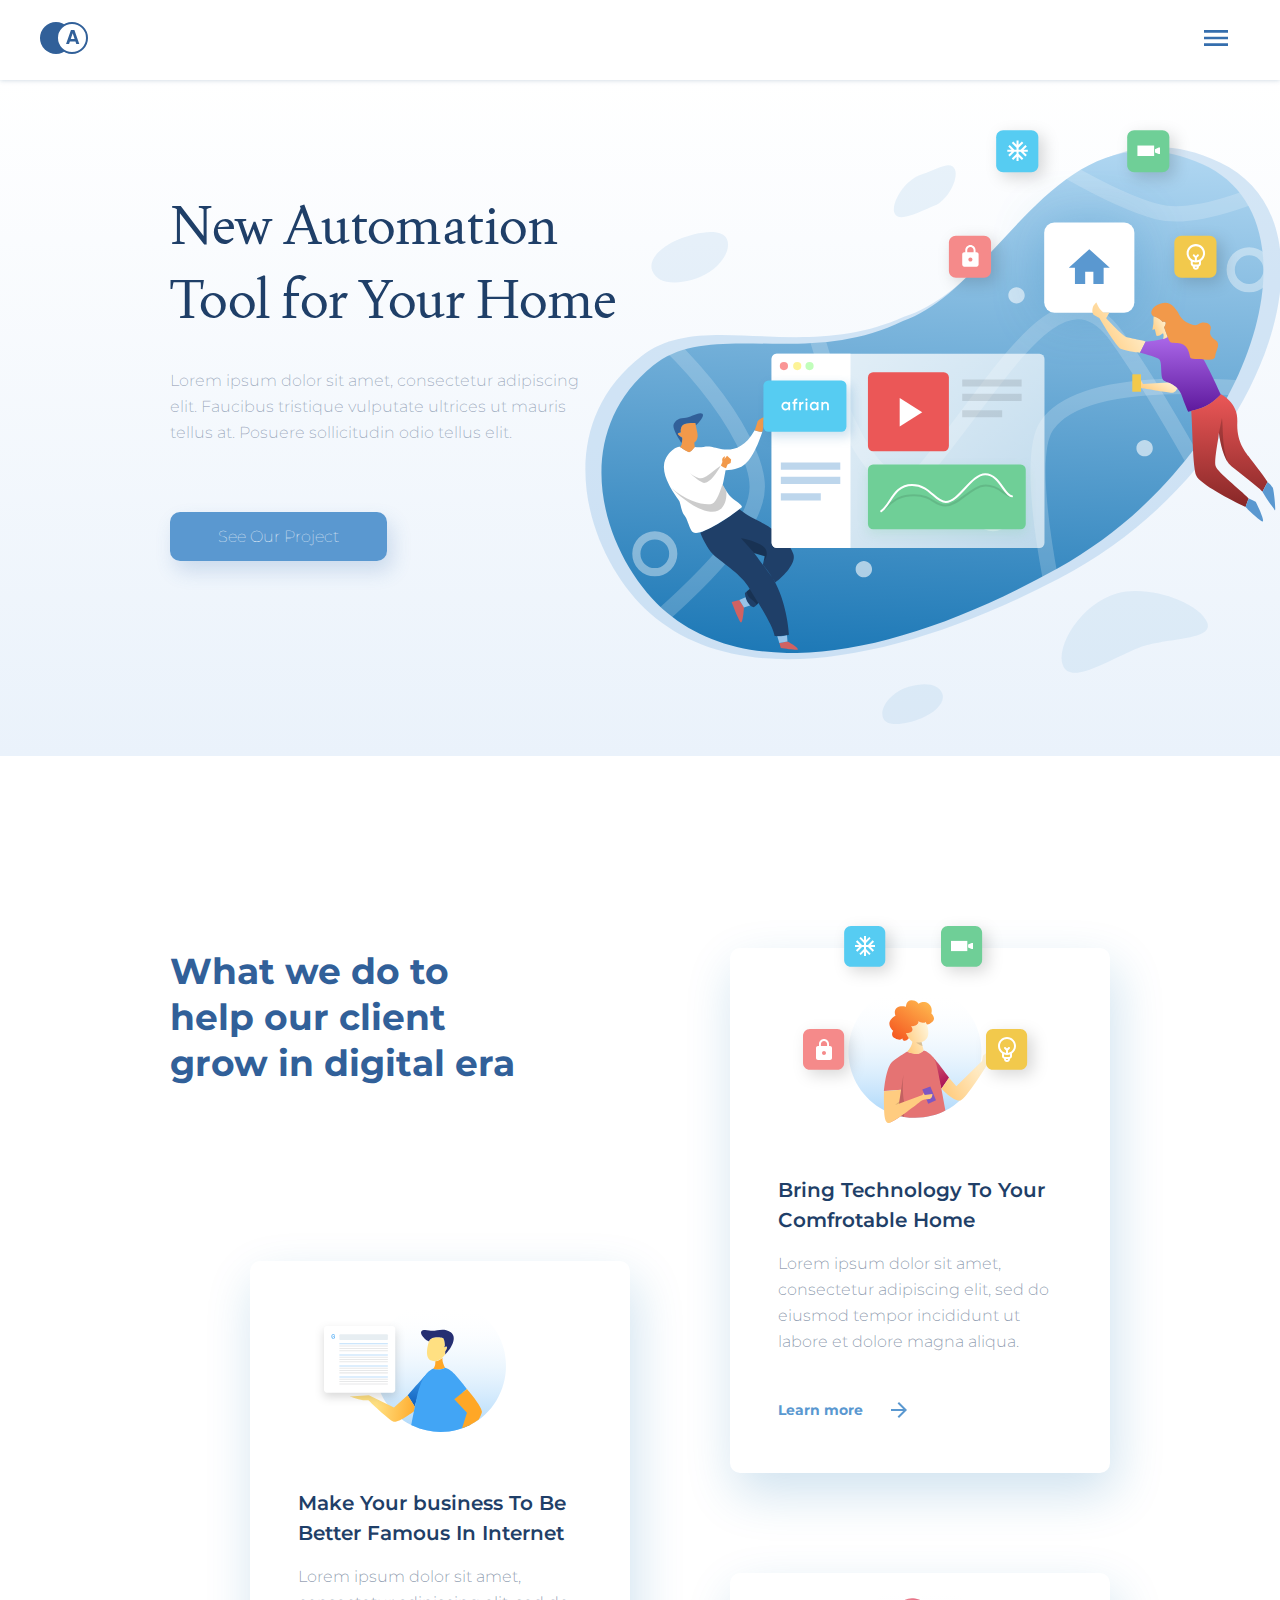
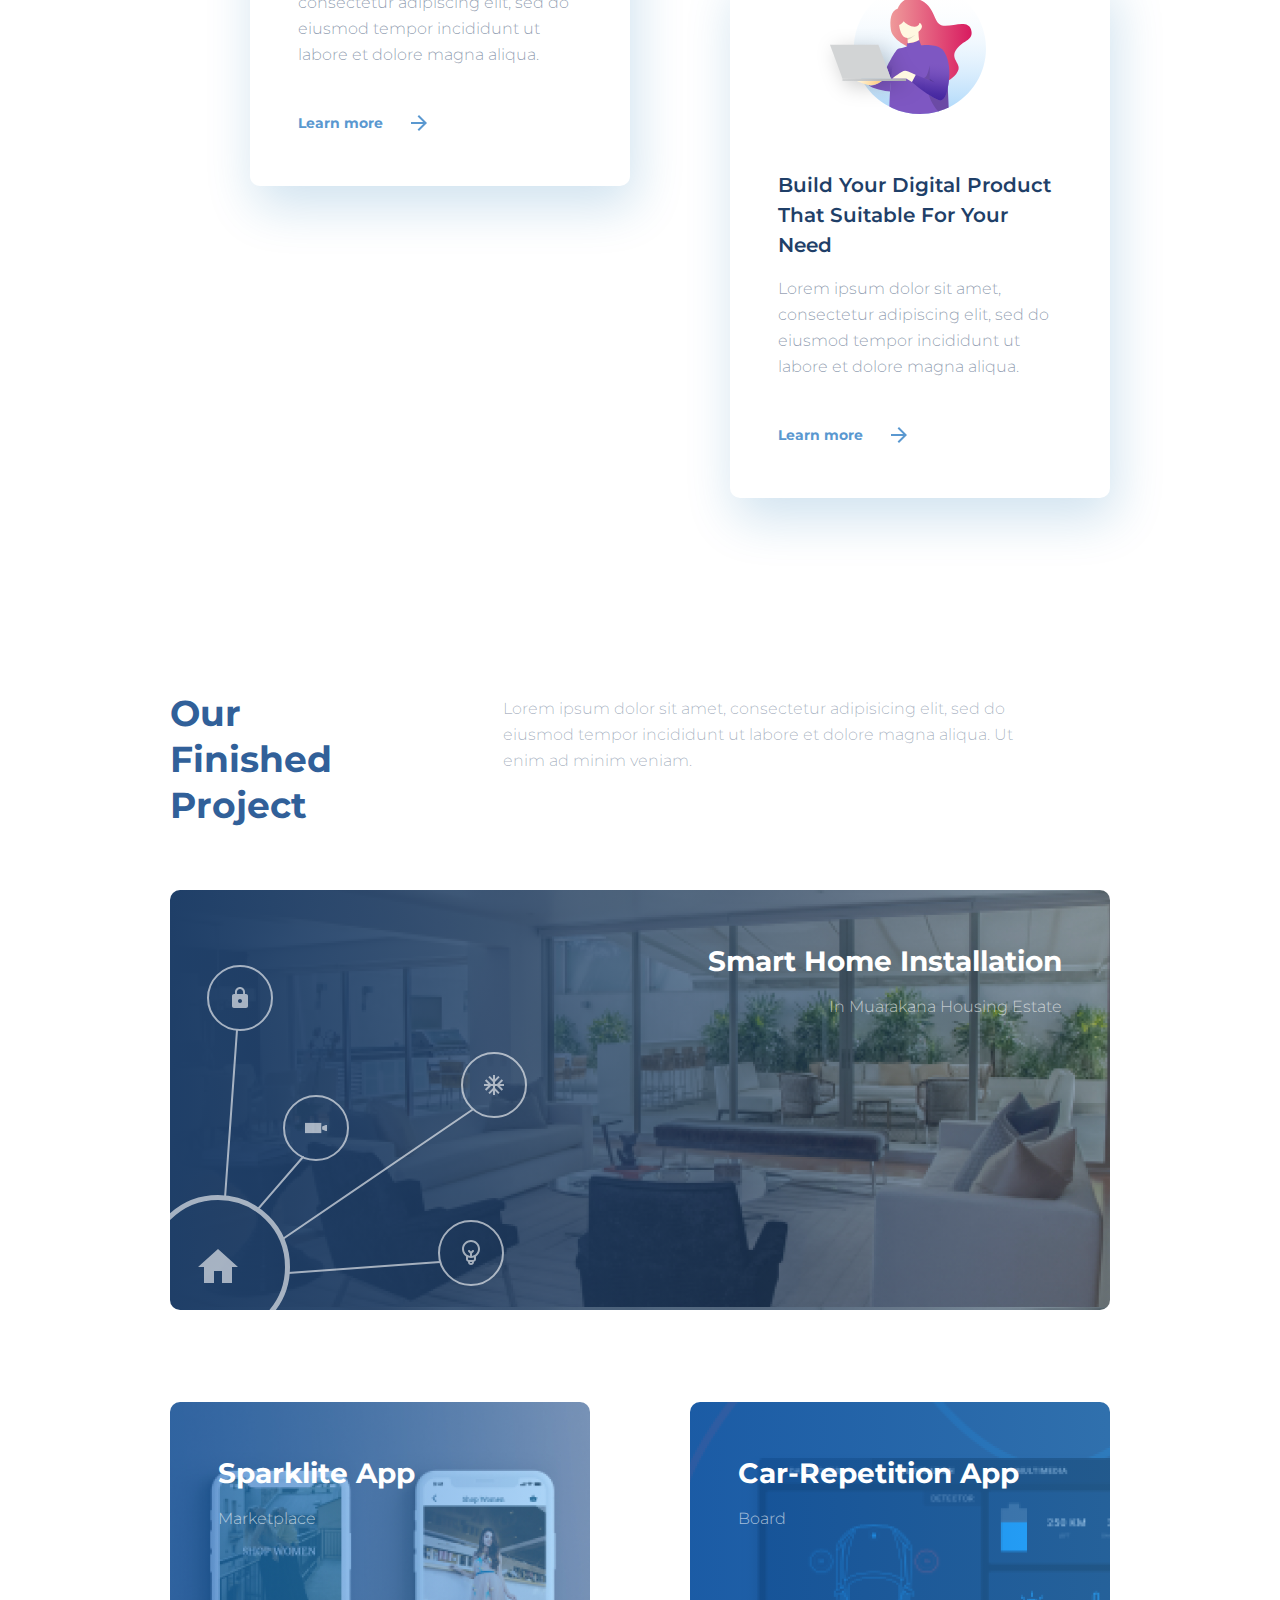
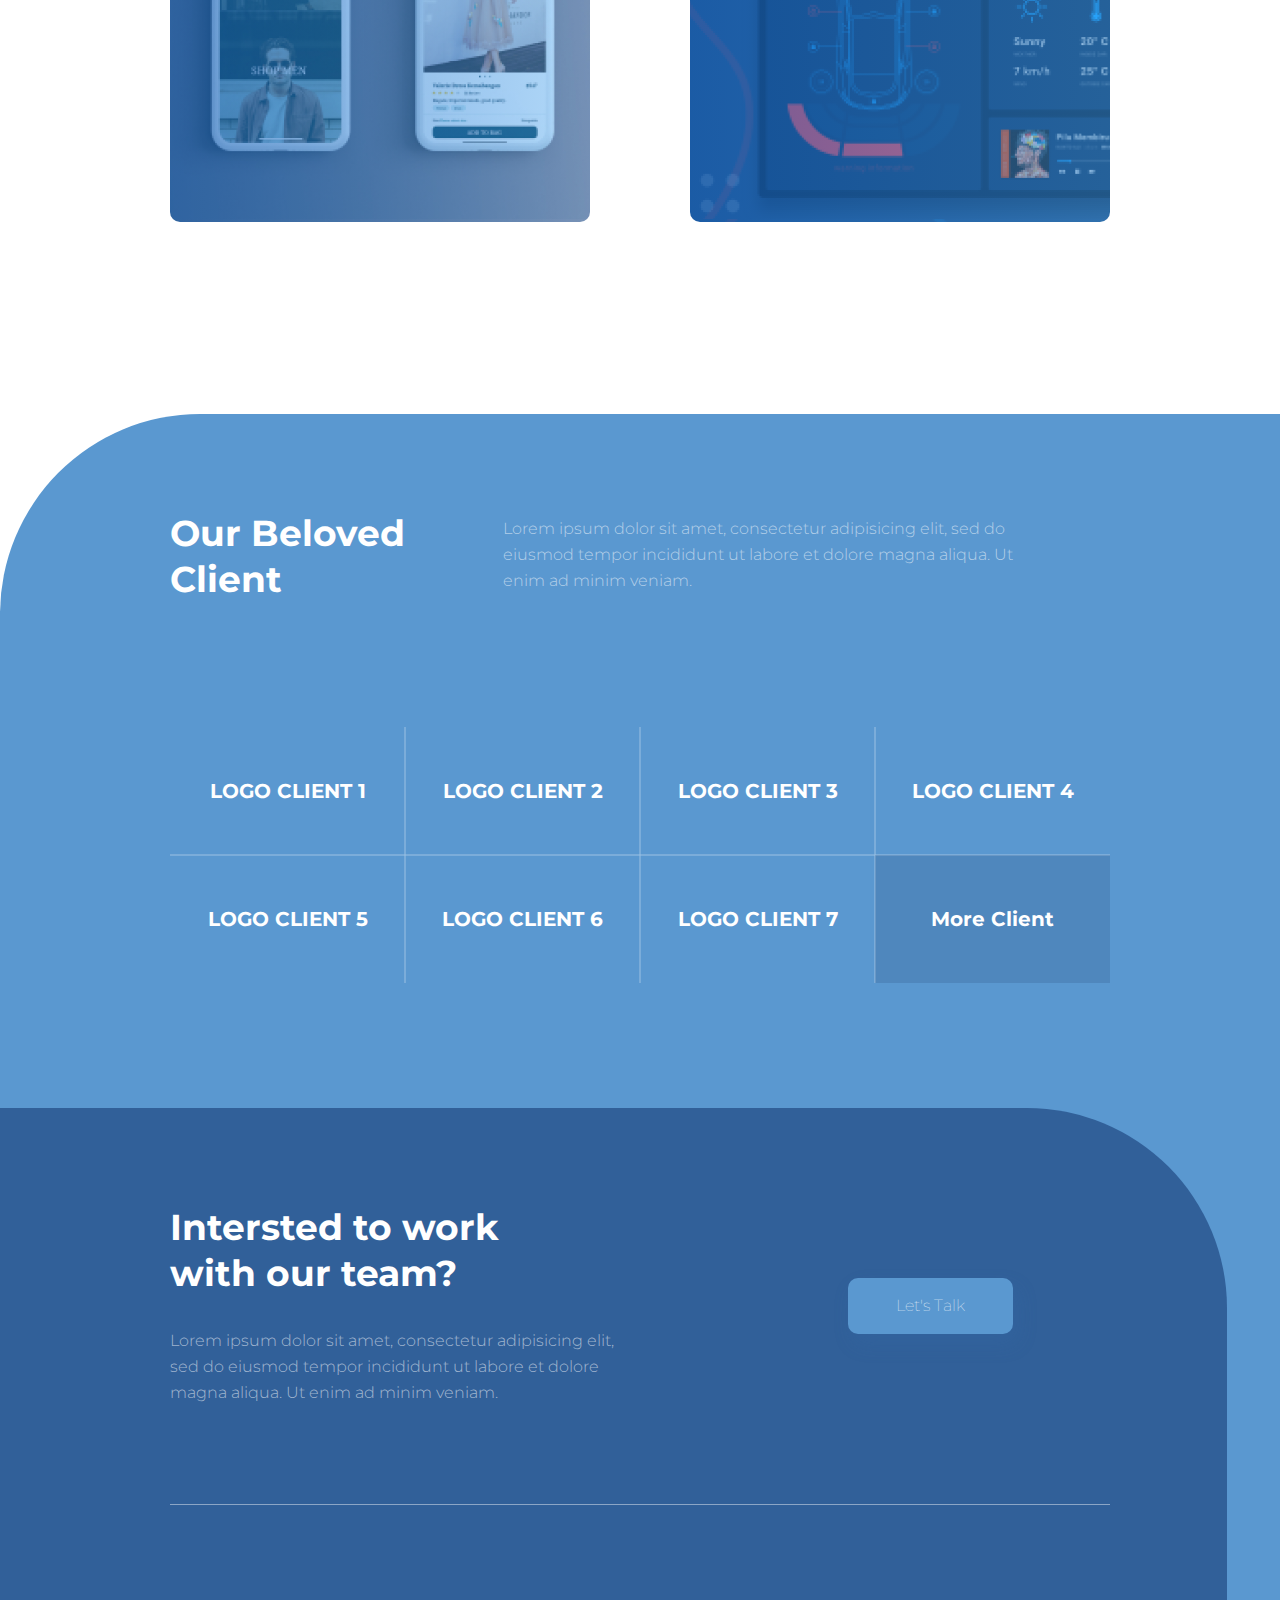
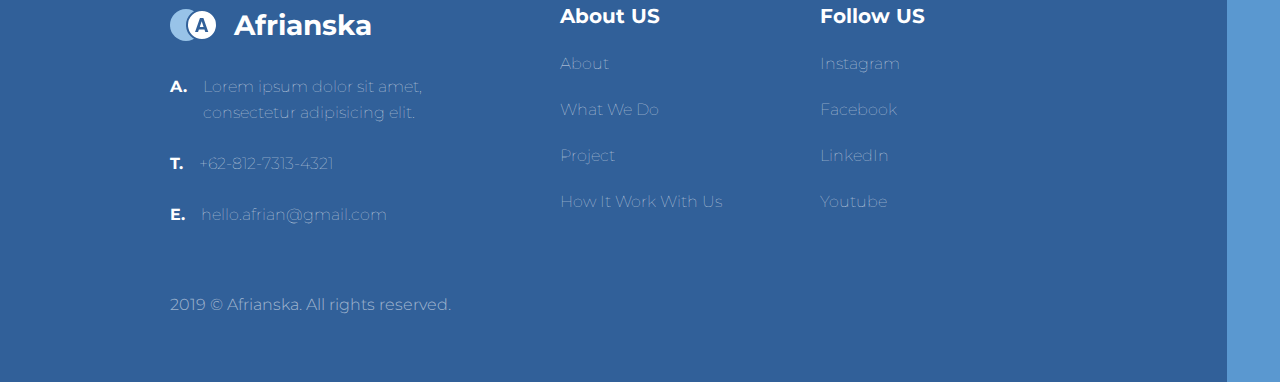
<file: X08.1v0.06/index.html>
<!DOCTYPE html>
<html lang="en">

<head>
    <meta charset="UTF-8">
    <meta http-equiv="X-UA-Compatible" content="IE=edge">
    <meta name="viewport" content="width=device-width, initial-scale=1.0">
    <link rel="stylesheet" href="style.css">
    <link rel="icon" href="media/logo.svg" type="image/svg">
    <title>Afrianska</title>
</head>

<body>

    <input type="checkbox" id="hmt" class="hidden-menu-ticker" hidden>

    <div class="hidden-menu">
        <div class="cross-container">
            <div class="cross-container-internal">
                <label for="hmt">
                    <img src="media/cross.svg" class="cross" alt="">
                </label>
            </div>
        </div>
        <div class="hidden-menu-item">
            <div class="hidden-menu-item-container">
                <p class="text-a">About US</p>
                <img src="media/arrow1.svg" class="hidden-menu-arrow" alt="">
            </div>
            <a class="text-b" href="">About</a>
            <a class="text-b" href="">What We Do</a>
            <a class="text-b" href="">Project</a>
            <a class="text-b" href="">How It Work With Us</a>
        </div>
        <div class="hidden-menu-item">
            <div class="hidden-menu-item-container">
                <p class="text-a">Follow US</p>
                <img src="media/arrow1.svg" class="hidden-menu-arrow" alt="">
            </div>
            <a class="text-b" href="">Instagram</a>
            <a class="text-b" href="">Facebook</a>
            <a class="text-b" href="">LinkedIn</a>
            <a class="text-b" href="">Youtube</a>
        </div>
    </div>

    <div class="header">
        <div class="header-container">
            <div class="header-logo-container">
                <a href="">
                    <img src="media/logo.svg" class="header-logo" alt="">
                </a>
            </div>
            <div class="header-logo-container">
                <label for="hmt">
                    <img src="media/menu.svg" class="header-logo" alt="">
                </label>
            </div>
        </div>
    </div>

    <div class="first-section">
        <div class="first-section-container">
            <div class="illustration-container">
                <img src="media/illustration.svg" class="illustration" alt="">
            </div>
            <div class="first-section-internal-first">
                <div class="first-section-internal-second">
                    <p class="text-c">New Automation Tool for Your Home</p>
                    <p class="text-d first-section-text-container">Lorem ipsum dolor sit amet, consectetur adipiscing
                        elit. Faucibus tristique vulputate ultrices ut mauris
                        tellus at. Posuere sollicitudin odio tellus elit.</p>
                    <a class="text-b first-button" href="">See Our Project</a>
                </div>
            </div>
        </div>
    </div>

    <div class="second-section">
        <div class="second-section-container">
            <div class="second-section-text-container">
                <p class="text-e second-section-text-container-e">What we do to help our client grow in digital era</p>
            </div>
            <div class="second-section-item-container">
                <div class="second-section-item-container-a">
                    <div class="item-container">
                        <div class="item-image-container">
                            <img src="media/wwd1.svg" class="item-image-a" alt="">
                        </div>
                        <p class="item-text-b">Make Your business To Be
                            Better Famous In Internet</p>
                        <p class="item-text-a">Lorem ipsum dolor sit amet, consectetur adipiscing
                            elit, sed do eiusmod tempor incididunt ut labore
                            et dolore magna aliqua. </p>
                        <a href="" class="item-button">Learn more
                            <img src="media/arrow0.svg" class="item-arrow" alt="">
                        </a>
                    </div>
                </div>
                <div class="second-section-item-container-b">
                    <div class="item-container">
                        <div class="item-image-container">
                            <img src="media/wwd2.svg" class="item-image-b" alt="">
                        </div>
                        <p class="item-text-b">Bring Technology To Your
                            Comfrotable Home</p>
                        <p class="item-text-a">Lorem ipsum dolor sit amet, consectetur adipiscing
                            elit, sed do eiusmod tempor incididunt ut labore
                            et dolore magna aliqua. </p>
                        <a href="" class="item-button">Learn more
                            <img src="media/arrow0.svg" class="item-arrow" alt="">
                        </a>
                    </div>
                    <div class="item-container">
                        <div class="item-image-container">
                            <img src="media/wwd3.svg" class="item-image-c" alt="">
                        </div>
                        <p class="item-text-b">Build Your Digital Product
                            That Suitable For Your Need</p>
                        <p class="item-text-a">Lorem ipsum dolor sit amet, consectetur adipiscing
                            elit, sed do eiusmod tempor incididunt ut labore
                            et dolore magna aliqua. </p>
                        <a href="" class="item-button">Learn more
                            <img src="media/arrow0.svg" class="item-arrow" alt="">
                        </a>
                    </div>
                </div>
            </div>
        </div>
    </div>

    <div class="third-section">
        <div class="third-section-container">
            <div class="third-section-text-container">
                <div class="third-section-text-container-a">
                    <p class="text-e ">Our Finished Project</p>
                </div>
                <div class="third-section-text-container-b">
                    <p class="text-d">Lorem ipsum dolor sit amet, consectetur adipisicing elit,
                        sed do eiusmod tempor incididunt ut labore et dolore magna
                        aliqua. Ut enim ad minim veniam.</p>
                </div>
            </div>
            <div class="image-item-a">
                <p class="text-f">Smart Home Installation</p>
                <p class="text-g">In Muarakana Housing Estate</p>
                <img src="media/net.svg" class="image-item-img" alt="">
            </div>
            <div class="image-item-b-container">
                <div class="image-item-b">
                    <p class="text-f">Sparklite App</p>
                    <p class="text-g">Marketplace</p>
                </div>
                <div class="image-item-b image-item-b-a">
                    <p class="text-f">Car-Repetition App</p>
                    <p class="text-g">Board</p>
                </div>
            </div>
        </div>
    </div>

    <div class="fourth-section">
        <div class="fourth-section-background">
            <div class="fourth-section-container">
                <div class="third-section-text-container">
                    <div class="third-section-text-container-a">
                        <p class="text-i">Our Beloved Client</p>
                    </div>
                    <div class="third-section-text-container-b">
                        <p class="text-h">Lorem ipsum dolor sit amet, consectetur adipisicing elit,
                            sed do eiusmod tempor incididunt ut labore et dolore magna
                            aliqua. Ut enim ad minim veniam.</p>
                    </div>
                </div>
                <div class="third-section-logo-grid">
                    <img src="media/grid.svg" class="logo-grid" alt="">
                    <div class="logo-item text-j">LOGO CLIENT 1</div>
                    <div class="logo-item text-j">LOGO CLIENT 2</div>
                    <div class="logo-item text-j">LOGO CLIENT 3</div>
                    <div class="logo-item text-j">LOGO CLIENT 4</div>
                    <div class="logo-item text-j">LOGO CLIENT 5</div>
                    <div class="logo-item text-j">LOGO CLIENT 6</div>
                    <div class="logo-item text-j">LOGO CLIENT 7</div>
                    <a href="" class="logo-item logo-link text-j">More Client</a>
                </div>
            </div>
        </div>
    </div>

    <div class="fifth-section">
        <div class="fifth-section-background">
            <div class="fifth-section-container">
                <div class="fifth-section-text-container">
                    <div class="fifth-section-text-container-c">
                        <div class="fifth-section-text-container-a">
                            <p class="text-i">Intersted to work with our team?</p>
                        </div>
                        <div class="fifth-section-text-container-b">
                            <p class="text-h">Lorem ipsum dolor sit amet, consectetur adipisicing elit,
                                sed do eiusmod tempor incididunt ut labore et dolore magna
                                aliqua. Ut enim ad minim veniam.</p>
                        </div>
                    </div>
                    <div class="fifth-section-button-container">
                        <a class="text-b first-button fifth-section-button" href="">Let's Talk</a>
                    </div>
                </div>
                <div class="fifth-section-line"></div>
                <div class="fifth-section-footer-container">
                    <div class="fifth-section-first-container">
                        <div class="first-container-a">
                            <img src="media/logo1.svg" alt="">
                            <p class="text-f first-container-margin">Afrianska</p>
                        </div>
                        <div class="first-container-b">
                            <p class="text-k ">A.</p>
                            <p class="text-l first-container-margin">Lorem ipsum dolor sit amet, consectetur adipisicing
                                elit.</p>
                        </div>
                        <div class="first-container-b">
                            <p class="text-k ">T.</p>
                            <p class="text-l first-container-margin">+62-812-7313-4321</p>
                        </div>
                        <div class="first-container-b">
                            <p class="text-k ">E.</p>
                            <p class="text-l first-container-margin">hello.afrian@gmail.com</p>
                        </div>
                    </div>
                    <div class="fifth-section-second-container">
                        <p class="text-a">About US</p>
                        <a class="text-l" href="">About</a>
                        <a class="text-l" href="">What We Do</a>
                        <a class="text-l" href="">Project</a>
                        <a class="text-l" href="">How It Work With Us</a>
                    </div>
                    <div class="fifth-section-second-container">
                        <p class="text-a">Follow US</p>
                        <a class="text-l" href="">Instagram</a>
                        <a class="text-l" href="">Facebook</a>
                        <a class="text-l" href="">LinkedIn</a>
                        <a class="text-l" href="">Youtube</a>
                    </div>
                </div>
                <p class="text-h fifth-section-rights">2019 © Afrianska. All rights reserved.</p>
            </div>
        </div>
    </div>


</body>

</html>
</file>
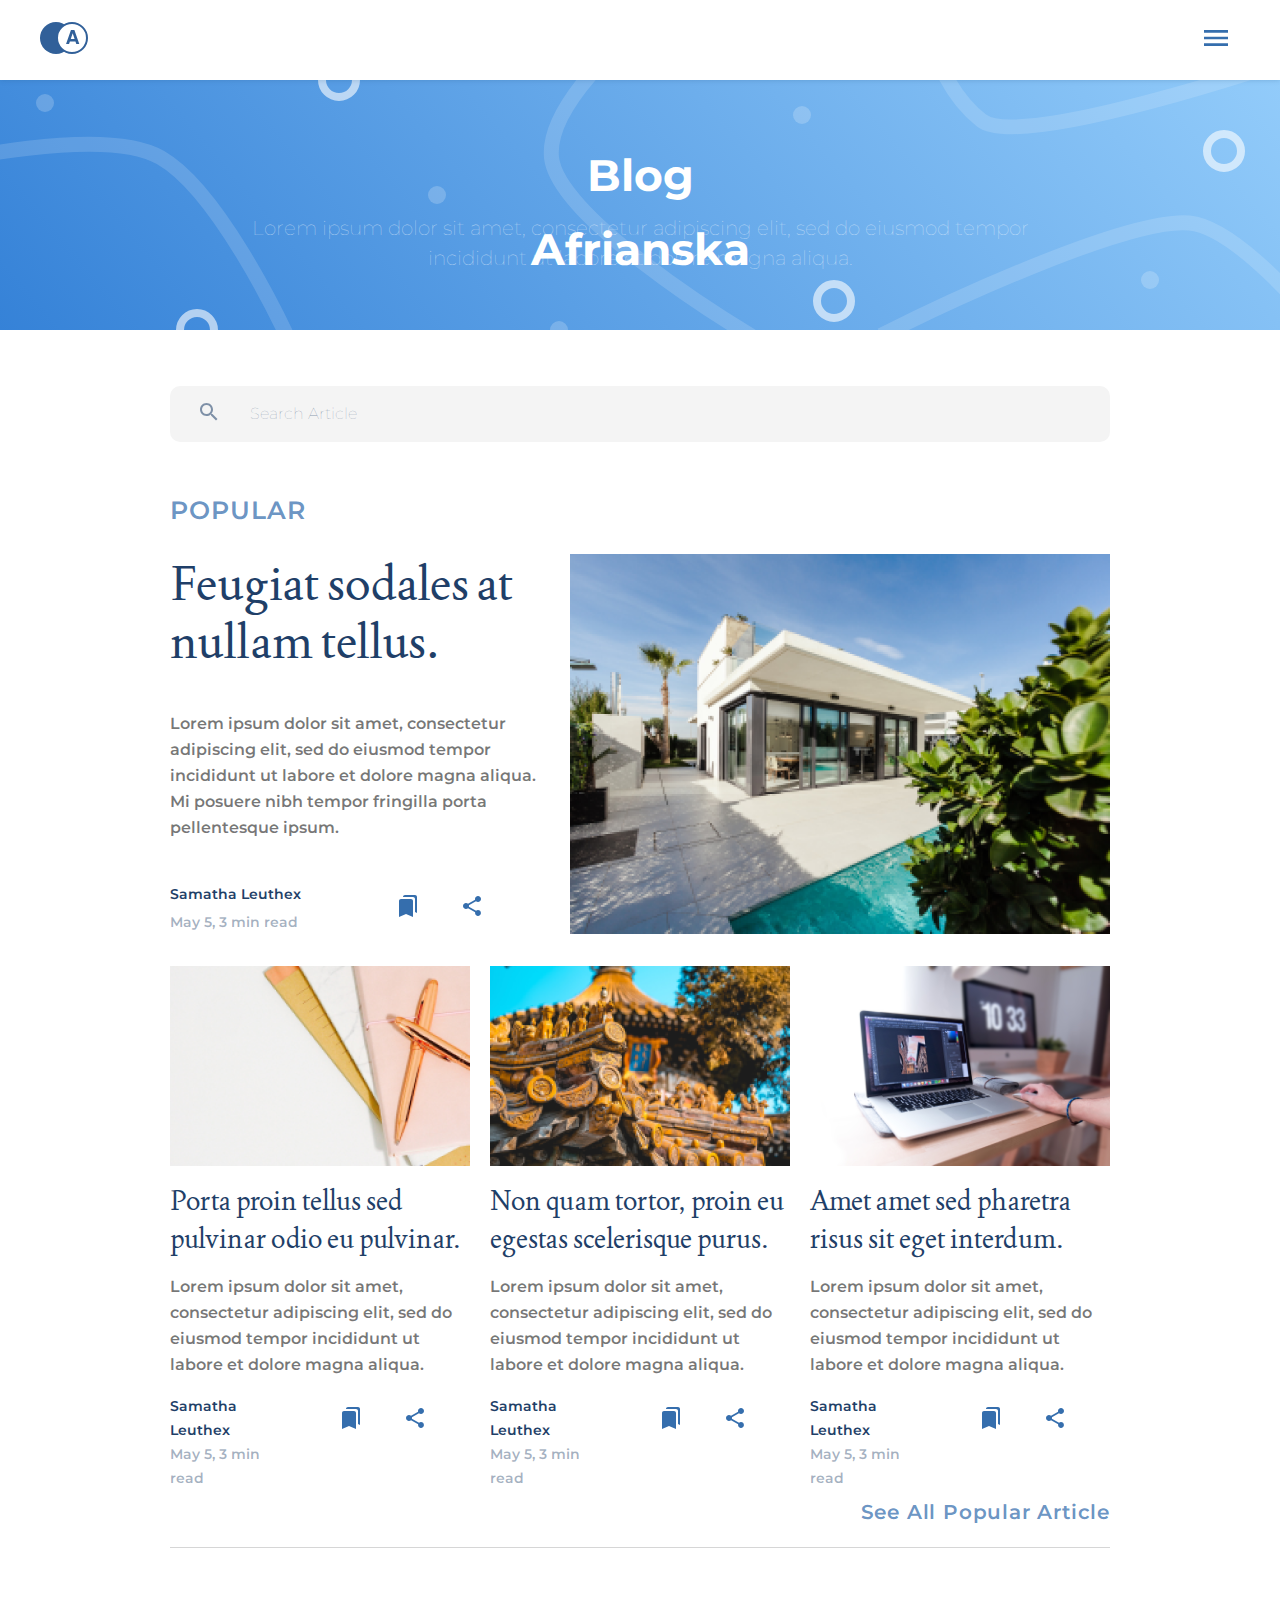
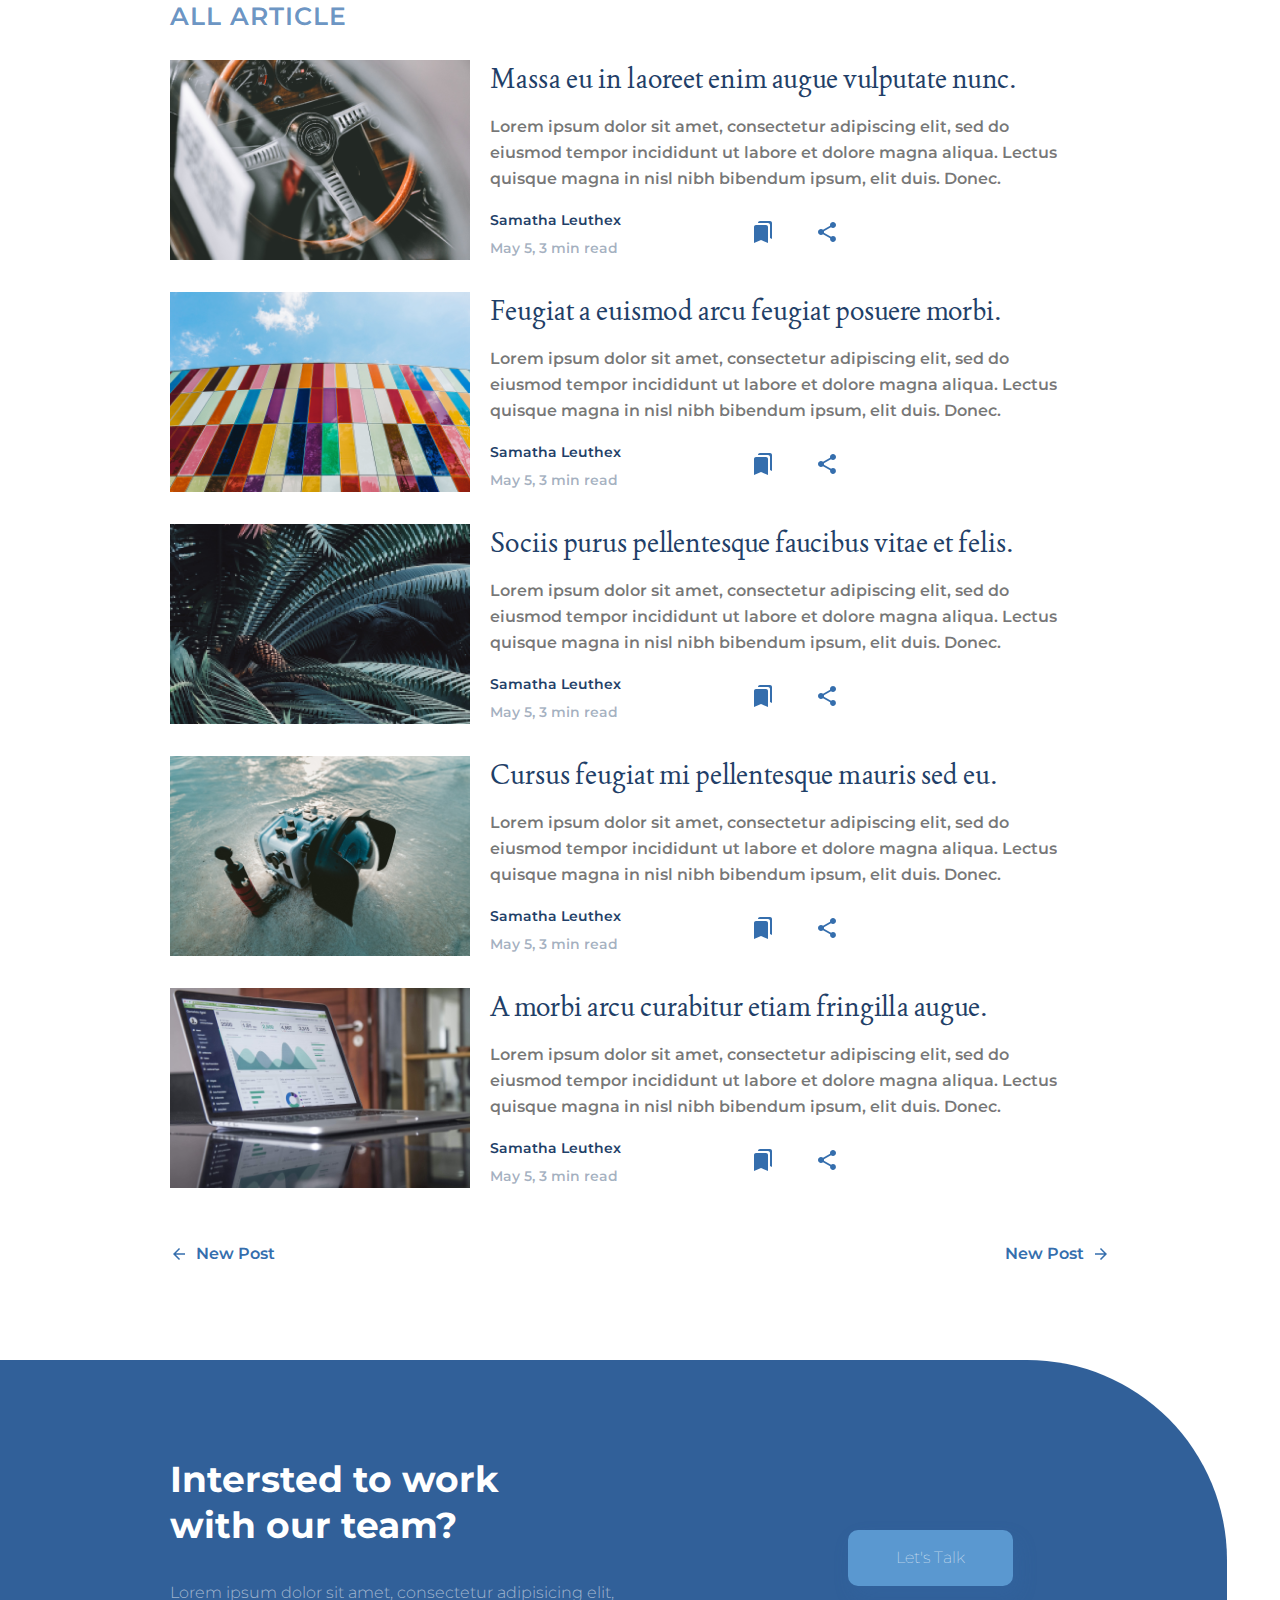
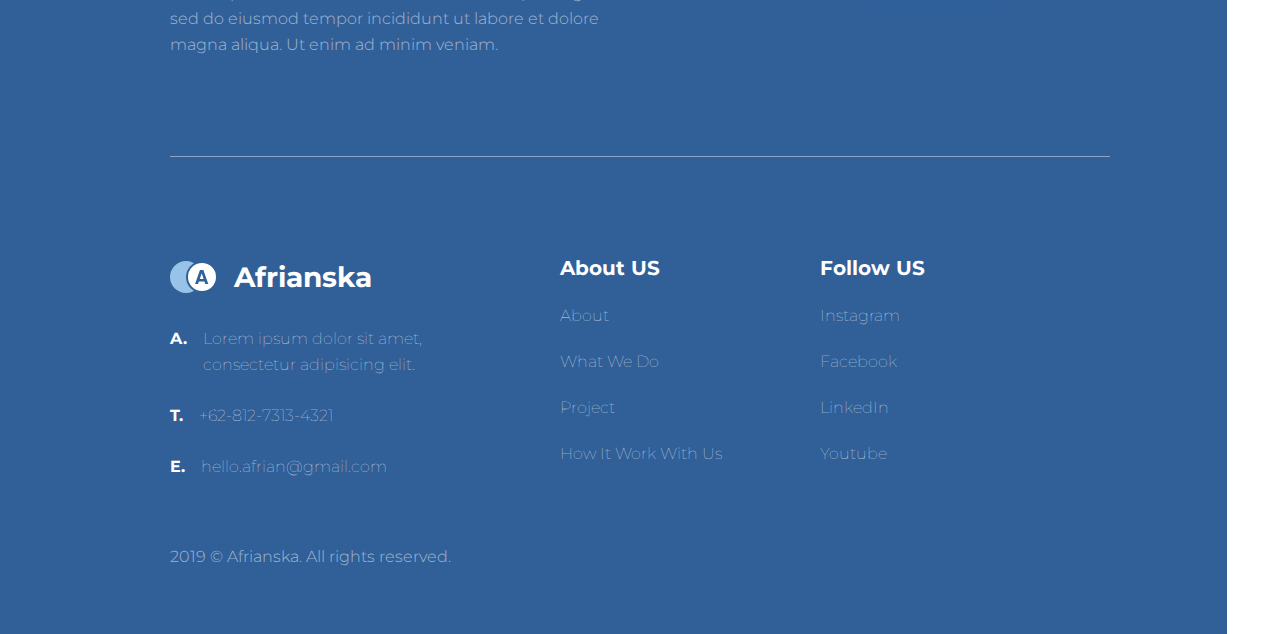
<file: X08.1v0.06/blog.html>
<!DOCTYPE html>
<html lang="en">

<head>
    <meta charset="UTF-8">
    <meta http-equiv="X-UA-Compatible" content="IE=edge">
    <meta name="viewport" content="width=device-width, initial-scale=1.0">
    <link rel="stylesheet" href="style.css">
    <link rel="icon" href="media/logo.svg" type="image/svg">
    <title>Blog</title>
</head>

<body>

    <input type="checkbox" id="hmt" class="hidden-menu-ticker" hidden>

    <div class="hidden-menu">
        <div class="cross-container">
            <div class="cross-container-internal">
                <label for="hmt">
                    <img src="media/cross.svg" class="cross" alt="">
                </label>
            </div>
        </div>
        <div class="hidden-menu-item">
            <div class="hidden-menu-item-container">
                <p class="text-a">About US</p>
                <img src="media/arrow1.svg" class="hidden-menu-arrow" alt="">
            </div>
            <a class="text-b" href="">About</a>
            <a class="text-b" href="">What We Do</a>
            <a class="text-b" href="">Project</a>
            <a class="text-b" href="">How It Work With Us</a>
        </div>
        <div class="hidden-menu-item">
            <div class="hidden-menu-item-container">
                <p class="text-a">Follow US</p>
                <img src="media/arrow1.svg" class="hidden-menu-arrow" alt="">
            </div>
            <a class="text-b" href="">Instagram</a>
            <a class="text-b" href="">Facebook</a>
            <a class="text-b" href="">LinkedIn</a>
            <a class="text-b" href="">Youtube</a>
        </div>
    </div>

    <div class="header">
        <div class="header-container">
            <div class="header-logo-container">
                <a href="">
                    <img src="media/logo.svg" class="header-logo" alt="">
                </a>
            </div>
            <div class="header-logo-container">
                <label for="hmt">
                    <img src="media/menu.svg" class="header-logo" alt="">
                </label>
            </div>
        </div>
    </div>

    <div class="blog-header">
        <div class="blog-header-container">
            <p class="text-m blog-header-text-container-a">Blog Afrianska</p>
            <p class="text-n blog-header-text-container-b">Lorem ipsum dolor sit amet, consectetur adipiscing elit,
                sed do eiusmod tempor incididunt ut labore et dolore magna aliqua. </p>
        </div>
    </div>

    <div class="blog-first-section">
        <div class="blog-first-section-container">
            <div class="search-area">
                <a href="">
                    <img src="media/search.svg" class="search-area-link" alt="">
                </a>
                <input type="text" placeholder="Search Article" class="search-area-input">
            </div>
            <p class="text-o">POPULAR</p>
            <div class="news-a">
                <div class="news-a-container">
                    <p class="text-p">Feugiat sodales at nullam tellus.</p>
                    <p class="text-r">Lorem ipsum dolor sit amet, consectetur adipiscing elit,
                        sed do eiusmod tempor incididunt ut labore et dolore magna
                        aliqua. Mi posuere nibh tempor fringilla porta pellentesque ipsum.</p>
                    <div class="news-a-container-a">
                        <div class="news-a-container-b">
                            <p class="text-s">Samatha Leuthex</p>
                            <p class="text-t">May 5, 3 min read</p>
                        </div>
                        <div class="news-a-container-c">
                            <a href="">
                                <img src="media/bookmark.svg" class="news-link" alt="">
                            </a>
                            <a href="">
                                <img src="media/share.svg" class="news-link" alt="">
                            </a>
                        </div>
                    </div>
                </div>
                <img src="media/background3.png" alt="">
            </div>
            <div class="news-b">
                <div class="news-b-container">
                    <img src="media/background4.png" alt="">
                    <p class="text-q">Porta proin tellus sed pulvinar odio eu pulvinar.</p>
                    <p class="text-r">Lorem ipsum dolor sit amet, consectetur adipiscing elit,
                        sed do eiusmod tempor incididunt ut labore et dolore magna aliqua.</p>
                    <div class="news-a-container-a">
                        <div class="news-a-container-b">
                            <p class="text-s">Samatha Leuthex</p>
                            <p class="text-t">May 5, 3 min read</p>
                        </div>
                        <div class="news-a-container-c">
                            <a href="">
                                <img src="media/bookmark.svg" class="news-link" alt="">
                            </a>
                            <a href="">
                                <img src="media/share.svg" class="news-link" alt="">
                            </a>
                        </div>
                    </div>
                </div>
                <div class="news-b-container">
                    <img src="media/background5.png" alt="">
                    <p class="text-q">Non quam tortor, proin eu egestas scelerisque purus.</p>
                    <p class="text-r">Lorem ipsum dolor sit amet, consectetur adipiscing elit,
                        sed do eiusmod tempor incididunt ut labore et dolore magna aliqua.</p>
                    <div class="news-a-container-a">
                        <div class="news-a-container-b">
                            <p class="text-s">Samatha Leuthex</p>
                            <p class="text-t">May 5, 3 min read</p>
                        </div>
                        <div class="news-a-container-c">
                            <a href="">
                                <img src="media/bookmark.svg" class="news-link" alt="">
                            </a>
                            <a href="">
                                <img src="media/share.svg" class="news-link" alt="">
                            </a>
                        </div>
                    </div>
                </div>
                <div class="news-b-container">
                    <img src="media/background6.png" alt="">
                    <p class="text-q">Amet amet sed pharetra risus sit eget interdum.</p>
                    <p class="text-r">Lorem ipsum dolor sit amet, consectetur adipiscing elit,
                        sed do eiusmod tempor incididunt ut labore et dolore magna aliqua.</p>
                    <div class="news-a-container-a">
                        <div class="news-a-container-b">
                            <p class="text-s">Samatha Leuthex</p>
                            <p class="text-t">May 5, 3 min read</p>
                        </div>
                        <div class="news-a-container-c">
                            <a href="">
                                <img src="media/bookmark.svg" class="news-link" alt="">
                            </a>
                            <a href="">
                                <img src="media/share.svg" class="news-link" alt="">
                            </a>
                        </div>
                    </div>
                </div>
            </div>
            <div class="news-line">
                <div class="news-line-text-container">
                    <a href="" class="text-o news-line-text">See All Popular Article</a>
                </div>
                <div class="news-line-line"></div>
            </div>
            <p class="text-o">ALL ARTICLE</p>
            <div class="news-c">
                <img src="media/background7.png" alt="">
                <div class="news-a-container news-c-container ">
                    <p class="text-q">Massa eu in laoreet enim augue vulputate nunc.</p>
                    <p class="text-r">Lorem ipsum dolor sit amet, consectetur adipiscing elit,
                        sed do eiusmod tempor incididunt ut labore et dolore magna aliqua.
                        Lectus quisque magna in nisl nibh bibendum ipsum, elit duis. Donec.</p>
                    <div class="news-a-container-a">
                        <div class="news-a-container-b">
                            <p class="text-s">Samatha Leuthex</p>
                            <p class="text-t">May 5, 3 min read</p>
                        </div>
                        <div class="news-a-container-c">
                            <a href="">
                                <img src="media/bookmark.svg" class="news-link" alt="">
                            </a>
                            <a href="">
                                <img src="media/share.svg" class="news-link" alt="">
                            </a>
                        </div>
                    </div>
                </div>
            </div>
            <div class="news-c">
                <img src="media/background8.png" alt="">
                <div class="news-a-container news-c-container ">
                    <p class="text-q">Feugiat a euismod arcu feugiat posuere morbi.</p>
                    <p class="text-r">Lorem ipsum dolor sit amet, consectetur adipiscing elit,
                        sed do eiusmod tempor incididunt ut labore et dolore magna aliqua.
                        Lectus quisque magna in nisl nibh bibendum ipsum, elit duis. Donec.</p>
                    <div class="news-a-container-a">
                        <div class="news-a-container-b">
                            <p class="text-s">Samatha Leuthex</p>
                            <p class="text-t">May 5, 3 min read</p>
                        </div>
                        <div class="news-a-container-c">
                            <a href="">
                                <img src="media/bookmark.svg" class="news-link" alt="">
                            </a>
                            <a href="">
                                <img src="media/share.svg" class="news-link" alt="">
                            </a>
                        </div>
                    </div>
                </div>
            </div>
            <div class="news-c">
                <img src="media/background9.png" alt="">
                <div class="news-a-container news-c-container ">
                    <p class="text-q">Sociis purus pellentesque faucibus vitae et felis.</p>
                    <p class="text-r">Lorem ipsum dolor sit amet, consectetur adipiscing elit,
                        sed do eiusmod tempor incididunt ut labore et dolore magna aliqua.
                        Lectus quisque magna in nisl nibh bibendum ipsum, elit duis. Donec.</p>
                    <div class="news-a-container-a">
                        <div class="news-a-container-b">
                            <p class="text-s">Samatha Leuthex</p>
                            <p class="text-t">May 5, 3 min read</p>
                        </div>
                        <div class="news-a-container-c">
                            <a href="">
                                <img src="media/bookmark.svg" class="news-link" alt="">
                            </a>
                            <a href="">
                                <img src="media/share.svg" class="news-link" alt="">
                            </a>
                        </div>
                    </div>
                </div>
            </div>
            <div class="news-c">
                <img src="media/background10.png" alt="">
                <div class="news-a-container news-c-container ">
                    <p class="text-q">Cursus feugiat mi pellentesque mauris sed eu.</p>
                    <p class="text-r">Lorem ipsum dolor sit amet, consectetur adipiscing elit,
                        sed do eiusmod tempor incididunt ut labore et dolore magna aliqua.
                        Lectus quisque magna in nisl nibh bibendum ipsum, elit duis. Donec.</p>
                    <div class="news-a-container-a">
                        <div class="news-a-container-b">
                            <p class="text-s">Samatha Leuthex</p>
                            <p class="text-t">May 5, 3 min read</p>
                        </div>
                        <div class="news-a-container-c">
                            <a href="">
                                <img src="media/bookmark.svg" class="news-link" alt="">
                            </a>
                            <a href="">
                                <img src="media/share.svg" class="news-link" alt="">
                            </a>
                        </div>
                    </div>
                </div>
            </div>
            <div class="news-c">
                <img src="media/background11.png" alt="">
                <div class="news-a-container news-c-container ">
                    <p class="text-q">A morbi arcu curabitur etiam fringilla augue.</p>
                    <p class="text-r">Lorem ipsum dolor sit amet, consectetur adipiscing elit,
                        sed do eiusmod tempor incididunt ut labore et dolore magna aliqua.
                        Lectus quisque magna in nisl nibh bibendum ipsum, elit duis. Donec.</p>
                    <div class="news-a-container-a">
                        <div class="news-a-container-b">
                            <p class="text-s">Samatha Leuthex</p>
                            <p class="text-t">May 5, 3 min read</p>
                        </div>
                        <div class="news-a-container-c">
                            <a href="">
                                <img src="media/bookmark.svg" class="news-link" alt="">
                            </a>
                            <a href="">
                                <img src="media/share.svg" class="news-link" alt="">
                            </a>
                        </div>
                    </div>
                </div>
            </div>
            <div class="news-arrows">
                <a href="" class="news-arrow">
                    <img src="media/arrow-left.svg" alt="">
                    <p class="text-u">New Post</p>
                </a>
                <a href="" class="news-arrow">
                    <p class="text-u">New Post</p>
                    <img src="media/arrow-right.svg" alt="">
                </a>
            </div>
        </div>
    </div>

    <div class="fifth-section fifth-section-blog">
        <div class="fifth-section-background">
            <div class="fifth-section-container">
                <div class="fifth-section-text-container">
                    <div class="fifth-section-text-container-c">
                        <div class="fifth-section-text-container-a">
                            <p class="text-i">Intersted to work with our team?</p>
                        </div>
                        <div class="fifth-section-text-container-b">
                            <p class="text-h">Lorem ipsum dolor sit amet, consectetur adipisicing elit,
                                sed do eiusmod tempor incididunt ut labore et dolore magna
                                aliqua. Ut enim ad minim veniam.</p>
                        </div>
                    </div>
                    <div class="fifth-section-button-container">
                        <a class="text-b first-button fifth-section-button" href="">Let's Talk</a>
                    </div>
                </div>
                <div class="fifth-section-line"></div>
                <div class="fifth-section-footer-container">
                    <div class="fifth-section-first-container">
                        <div class="first-container-a">
                            <img src="media/logo1.svg" alt="">
                            <p class="text-f first-container-margin">Afrianska</p>
                        </div>
                        <div class="first-container-b">
                            <p class="text-k ">A.</p>
                            <p class="text-l first-container-margin">Lorem ipsum dolor sit amet, consectetur adipisicing
                                elit.</p>
                        </div>
                        <div class="first-container-b">
                            <p class="text-k ">T.</p>
                            <p class="text-l first-container-margin">+62-812-7313-4321</p>
                        </div>
                        <div class="first-container-b">
                            <p class="text-k ">E.</p>
                            <p class="text-l first-container-margin">hello.afrian@gmail.com</p>
                        </div>
                    </div>
                    <div class="fifth-section-second-container">
                        <p class="text-a">About US</p>
                        <a class="text-l" href="">About</a>
                        <a class="text-l" href="">What We Do</a>
                        <a class="text-l" href="">Project</a>
                        <a class="text-l" href="">How It Work With Us</a>
                    </div>
                    <div class="fifth-section-second-container">
                        <p class="text-a">Follow US</p>
                        <a class="text-l" href="">Instagram</a>
                        <a class="text-l" href="">Facebook</a>
                        <a class="text-l" href="">LinkedIn</a>
                        <a class="text-l" href="">Youtube</a>
                    </div>
                </div>
                <p class="text-h fifth-section-rights">2019 © Afrianska. All rights reserved.</p>
            </div>
        </div>
    </div>



</body>

</html>
</file>
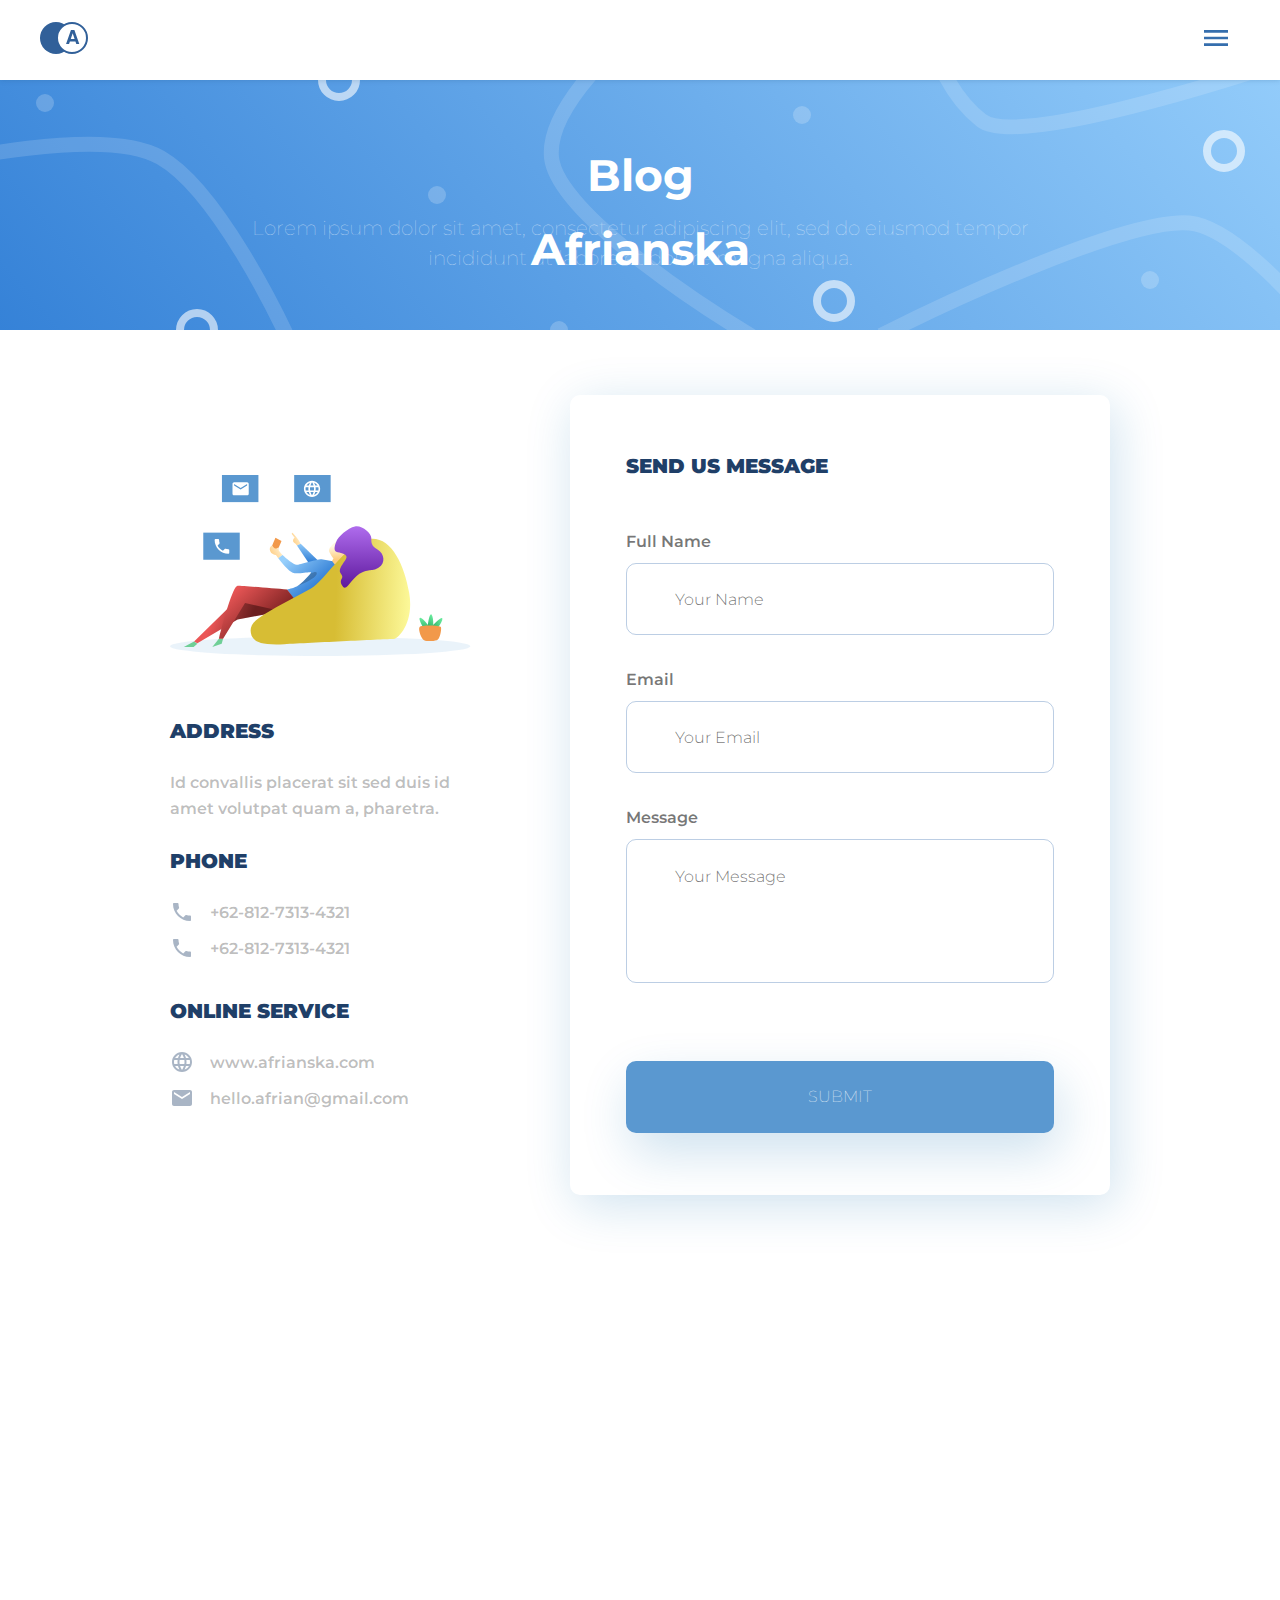
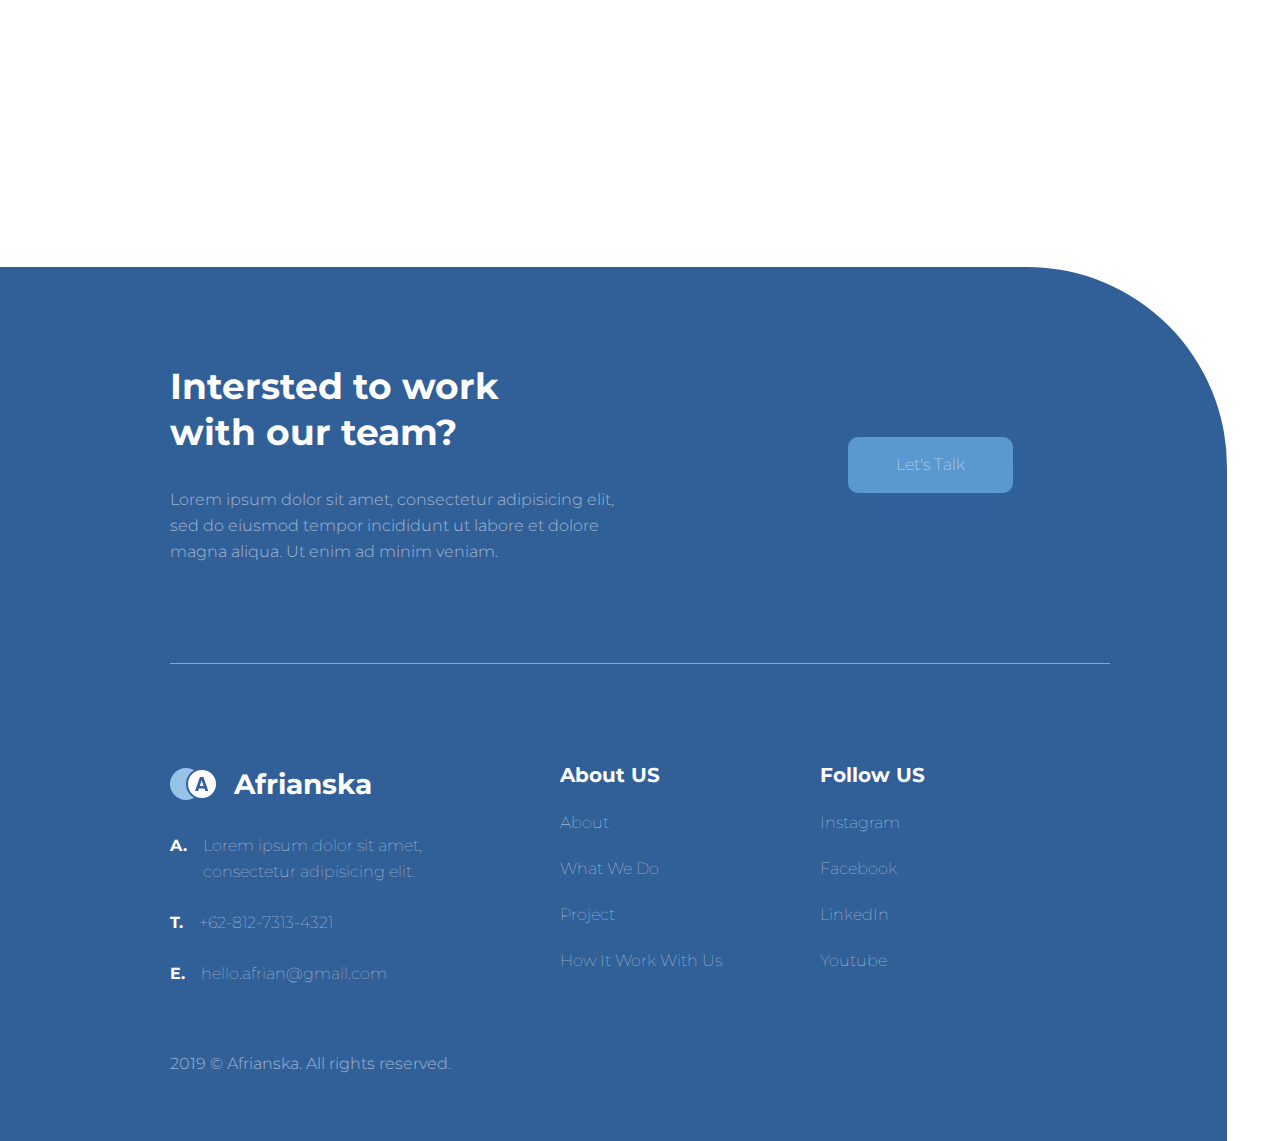
<file: X08.1v0.06/contact.html>
<!DOCTYPE html>
<html lang="en">

<head>
    <meta charset="UTF-8">
    <meta http-equiv="X-UA-Compatible" content="IE=edge">
    <meta name="viewport" content="width=device-width, initial-scale=1.0">
    <link rel="stylesheet" href="style.css">
    <link rel="icon" href="media/logo.svg" type="image/svg">
    <title>Contact Us</title>
</head>

<body>

    <input type="checkbox" id="hmt" class="hidden-menu-ticker" hidden>

    <div class="hidden-menu">
        <div class="cross-container">
            <div class="cross-container-internal">
                <label for="hmt">
                    <img src="media/cross.svg" class="cross" alt="">
                </label>
            </div>
        </div>
        <div class="hidden-menu-item">
            <div class="hidden-menu-item-container">
                <p class="text-a">About US</p>
                <img src="media/arrow1.svg" class="hidden-menu-arrow" alt="">
            </div>
            <a class="text-b" href="">About</a>
            <a class="text-b" href="">What We Do</a>
            <a class="text-b" href="">Project</a>
            <a class="text-b" href="">How It Work With Us</a>
        </div>
        <div class="hidden-menu-item">
            <div class="hidden-menu-item-container">
                <p class="text-a">Follow US</p>
                <img src="media/arrow1.svg" class="hidden-menu-arrow" alt="">
            </div>
            <a class="text-b" href="">Instagram</a>
            <a class="text-b" href="">Facebook</a>
            <a class="text-b" href="">LinkedIn</a>
            <a class="text-b" href="">Youtube</a>
        </div>
    </div>

    <div class="header">
        <div class="header-container">
            <div class="header-logo-container">
                <a href="">
                    <img src="media/logo.svg" class="header-logo" alt="">
                </a>
            </div>
            <div class="header-logo-container">
                <label for="hmt">
                    <img src="media/menu.svg" class="header-logo" alt="">
                </label>
            </div>
        </div>
    </div>

    <div class="blog-header">
        <div class="blog-header-container">
            <p class="text-m blog-header-text-container-a">Blog Afrianska</p>
            <p class="text-n blog-header-text-container-b">Lorem ipsum dolor sit amet, consectetur adipiscing elit,
                sed do eiusmod tempor incididunt ut labore et dolore magna aliqua. </p>
        </div>
    </div>

    <div class="contact">
        <div class="contact-container">
            <div class="first-contact-container">
                <div class="contact-container-a">
                    <div class="contact-illustration">
                        <img src="media/contact.svg" alt="">
                    </div>
                    <div class="contact-a">
                        <p class="text-v">ADDRESS</p>
                        <p class="text-w">Id convallis placerat sit sed duis id amet
                             volutpat quam a, pharetra.</p>
                    </div>
                    <div class="contact-b">
                        <p class="text-v">PHONE</p>
                        <div class="contact-b-icon">
                            <img class="contact-icon" src="media/phone.svg" alt="">
                            <p class="text-w">+62-812-7313-4321</p>
                        </div>
                        <div class="contact-b-icon">
                            <img class="contact-icon" src="media/phone.svg" alt="">
                            <p class="text-w">+62-812-7313-4321</p>
                        </div>
                    </div>
                    <div class="contact-c">
                        <p class="text-v">ONLINE SERVICE</p>
                        <div class="contact-b-icon">
                            <img class="contact-icon" src="media/planet.svg" alt="">
                            <p class="text-w">www.afrianska.com</p>
                        </div>
                        <div class="contact-b-icon">
                            <img class="contact-icon" src="media/email.svg" alt="">
                            <p class="text-w">hello.afrian@gmail.com</p>
                        </div>
                    </div>
                </div>
                <div class="contact-container-b">
                    <p class="text-v contact-container-b-text">SEND US MESSAGE</p>
                    <p class="text-r">Full Name</p>
                    <input class="contact-input text-r" type="text" placeholder="Your Name">
                    <p class="text-r">Email</p>
                    <input class="contact-input text-r" type="text" placeholder="Your Email">
                    <p class="text-r">Message</p>
                    <textarea class="contact-input contact-textarea text-r" placeholder="Your Message"></textarea>
                    <a href="" class="contact-button">
                        <p class="text-b">SUBMIT</p>
                    </a>
                </div>
            </div>

            <iframe src="https://www.google.com/maps/embed?pb=!1m10!1m8!1m3!1d16421.5762527821!2d-75.69038633168994!3d45.4293595712004!3m2!1i1024!2i768!4f13.1!5e0!3m2!1sru!2sru!4v1655957959235!5m2!1sru!2sru"
            width="940" height="480" style="border:0; margin: 96px 0; border-radius: 10px;" allowfullscreen="" loading="lazy" referrerpolicy="no-referrer-when-downgrade"></iframe>
        </div>
    </div>

    <div class="fifth-section fifth-section-blog">
        <div class="fifth-section-background">
            <div class="fifth-section-container">
                <div class="fifth-section-text-container">
                    <div class="fifth-section-text-container-c">
                        <div class="fifth-section-text-container-a">
                            <p class="text-i">Intersted to work with our team?</p>
                        </div>
                        <div class="fifth-section-text-container-b">
                            <p class="text-h">Lorem ipsum dolor sit amet, consectetur adipisicing elit,
                                sed do eiusmod tempor incididunt ut labore et dolore magna
                                aliqua. Ut enim ad minim veniam.</p>
                        </div>
                    </div>
                    <div class="fifth-section-button-container">
                        <a class="text-b first-button fifth-section-button" href="">Let's Talk</a>
                    </div>
                </div>
                <div class="fifth-section-line"></div>
                <div class="fifth-section-footer-container">
                    <div class="fifth-section-first-container">
                        <div class="first-container-a">
                            <img src="media/logo1.svg" alt="">
                            <p class="text-f first-container-margin">Afrianska</p>
                        </div>
                        <div class="first-container-b">
                            <p class="text-k ">A.</p>
                            <p class="text-l first-container-margin">Lorem ipsum dolor sit amet, consectetur adipisicing
                                elit.</p>
                        </div>
                        <div class="first-container-b">
                            <p class="text-k ">T.</p>
                            <p class="text-l first-container-margin">+62-812-7313-4321</p>
                        </div>
                        <div class="first-container-b">
                            <p class="text-k ">E.</p>
                            <p class="text-l first-container-margin">hello.afrian@gmail.com</p>
                        </div>
                    </div>
                    <div class="fifth-section-second-container">
                        <p class="text-a">About US</p>
                        <a class="text-l" href="">About</a>
                        <a class="text-l" href="">What We Do</a>
                        <a class="text-l" href="">Project</a>
                        <a class="text-l" href="">How It Work With Us</a>
                    </div>
                    <div class="fifth-section-second-container">
                        <p class="text-a">Follow US</p>
                        <a class="text-l" href="">Instagram</a>
                        <a class="text-l" href="">Facebook</a>
                        <a class="text-l" href="">LinkedIn</a>
                        <a class="text-l" href="">Youtube</a>
                    </div>
                </div>
                <p class="text-h fifth-section-rights">2019 © Afrianska. All rights reserved.</p>
            </div>
        </div>
    </div>

</body>

</html>
</file>
<file: X08.1v0.06/style.css>
/* base */

body {
    margin: 0;
    background-color: #ffffff;
}

a {
    text-decoration: none;
}

p {
    margin: 0;
}

@font-face {
    font-family: 'Joan regular';
    src: url(fonts/Joan/Joan-Regular.ttf);
}

@font-face {
    font-family: 'Montserrat';
    src: url(fonts/Montserrat/Montserrat-VariableFont_wght.ttf);
}

.text-a {
    font-family: 'Montserrat';
    font-size: 20px;
    line-height: 30px;
    font-weight: 700;
    color: #ffffff;
}

.text-b {
    font-family: 'Montserrat';
    font-size: 16px;
    line-height: 26px;
    font-weight: 100;
    color: #ffffff;
}

.text-c {
    font-family: 'Joan regular';
    font-size: 54px;
    line-height: 74px;
    font-weight: 300;
    color: #1F3F68;
}

.text-d {
    font-family: 'Montserrat';
    font-size: 16px;
    line-height: 26px;
    font-weight: 300;
    color: #1f3f6865;
}

.text-e {
    font-family: 'Montserrat';
    font-size: 36px;
    line-height: 46px;
    font-weight: 700;
    color: #316099;
}

.text-f {
    font-family: 'Montserrat';
    font-size: 28px;
    line-height: 46px;
    font-weight: 700;
    color: #ffffff;
}

.text-g {
    font-family: 'Montserrat';
    font-size: 16px;
    line-height: 46px;
    font-weight: 300;
    color: #ffffff9f;
}

.text-h {
    font-family: 'Montserrat';
    font-size: 16px;
    line-height: 26px;
    font-weight: 300;
    color: #ffffff8b;
}

.text-i {
    font-family: 'Montserrat';
    font-size: 36px;
    line-height: 46px;
    font-weight: 700;
    color: #FFFFFF;
}

.text-j {
    font-family: 'Montserrat';
    font-size: 20px;
    line-height: 30px;
    font-weight: 700;
    color: #ffffff;
}

.text-k {
    font-family: 'Montserrat';
    font-size: 16px;
    line-height: 26px;
    font-weight: 700;
    color: #ffffff;
}

.text-l {
    font-family: 'Montserrat';
    font-size: 16px;
    line-height: 26px;
    font-weight: 100;
    color: #ffffffce;
}

.text-m {
    font-family: 'Montserrat';
    font-size: 44px;
    line-height: 74px;
    font-weight: 700;
    color: #ffffff;
}

.text-n {
    font-family: 'Montserrat';
    font-size: 20px;
    line-height: 30px;
    font-weight: 100;
    color: #ffffff90;
}

.text-o {
    font-family: 'Montserrat';
    font-size: 25px;
    line-height: 24px;
    font-weight: 600;
    color: #356dadbd;
    letter-spacing: 0.04em;
}

.text-p {
    font-family: 'Joan regular';
    font-size: 48px;
    line-height: 58px;
    font-weight: 300;
    color: #1F3F68;
}

.text-q {
    font-family: 'Joan regular';
    font-size: 27px;
    line-height: 38px;
    font-weight: 300;
    color: #1F3F68;
}

.text-r {
    font-family: 'Montserrat';
    font-size: 16px;
    line-height: 26px;
    font-weight: 600;
    color: #00000089;
}

.text-s {
    font-family: 'Montserrat';
    font-size: 14px;
    line-height: 24px;
    font-weight: 600;
    color: #1f3f68;
}

.text-t {
    font-family: 'Montserrat';
    font-size: 14px;
    line-height: 24px;
    font-weight: 600;
    color: #1f3f6868;
}

.text-u {
    font-family: 'Montserrat';
    font-size: 16px;
    line-height: 20px;
    font-weight: 600;
    color: #356EAD;
}

.text-v {
    font-family: 'Montserrat';
    font-size: 20px;
    line-height: 30px;
    font-weight: 1000;
    color: #1f3f68;
    margin: 24px 0;
}

.text-w {
    font-family: 'Montserrat';
    font-size: 16px;
    line-height: 26px;
    font-weight: 600;
    color: #00000044;
}









/* hidden menu */

.hidden-menu {
    height: 100%;
    width: 400px;
    right: -400px;
    display: block;
    position: fixed;
    z-index: 12;
    border-radius: 50px 0 0 0;
    background-color: #5A98D0;
    transition: right 0.5s;
}

.hidden-menu-ticker:checked~.hidden-menu {
    right: 0;
}

.hidden-menu-ticker:checked~.hidden-menu {
    right: -400;
}

.cross-container {
    width: 100%;
    display: flex;
    justify-content: flex-end;
}

.cross-container-internal {
    width: 80px;
    height: 80px;
    display: flex;
    justify-content: center;
    align-items: center;
}

.cross {
    height: 22px;
    padding: 20px;
    cursor: pointer;
    transition: all 0.2s;
}

.cross:hover {
    height: 24px;
}

.cross:active {
    height: 20px;
}

.hidden-menu-item {
    width: 100%;
    height: 190px;
    display: flex;
    flex-direction: column;
    justify-content: space-between;
    box-sizing: border-box;
    padding-left: 50px;
    margin-bottom: 30px;
}

.hidden-menu-item-container {
    display: flex;
    align-items: center;
}

.hidden-menu-arrow {
    height: 10px;
    padding-left: 15px;
}




/* header */

.header {
    width: 100%;
    position: sticky;
    top: 0;
    display: flex;
    justify-content: center;
    z-index: 10;
    background-color: #ffffff;
    box-shadow: 0 0 5px #1d517b40;
}

.header-container {
    width: 1200px;
    display: flex;
    justify-content: space-between;
}

.header-logo-container {
    height: 80px;
    width: 48px;
    display: flex;
    justify-content: center;
    align-items: center;
}

.header-logo {
    height: 32px;
    padding: 20px;
    cursor: pointer;
    transition: all 0.2s;
}

.header-logo:hover {
    height: 34px;
}

.header-logo:active {
    height: 30px;
}




/* first section */

.first-section {
    width: 100%;
    display: flex;
    justify-content: center;
    background: linear-gradient(to bottom, #ffffff, #eaf2fb);
}

.first-section-container {
    min-width: 1200px;
}

.illustration-container {
    height: 0;
    width: 100%;
    display: flex;
    justify-content: flex-end;
    z-index: 2;
}

.illustration {
    height: 605px;
    position: relative;
    right: -45px;
    top: 40px;
    z-index: 0;
}

.first-section-internal-first {
    width: 620px;
    height: 676px;
    display: flex;
    position: relative;
    flex-direction: column;
    justify-content: center;
    align-items: flex-end;
}

.first-section-internal-second {
    height: 460px;
    width: 490px;
}

.first-section-text-container {
    height: 85px;
    width: 425px;
    margin-top: 32px;
    margin-bottom: 71px;
}

.first-button {
    position: relative;
    padding: 15px 48px;
    background-color: #5A98D0;
    box-shadow: 5px 10px 20px #356ead33;
    border-radius: 10px;
    transition: all 0.2s;
}

.first-button:hover {
    background-color: #67abe8;
}

.first-button:active {
    background-color: #477ba9;
    top: 2px;
}




/* second section */

.second-section {
    width: 100%;
    display: flex;
    justify-content: center;
}

.second-section-container {
    height: 1150px;
    width: 940px;
    display: flex;
    justify-content: flex-end;
    padding-top: 192px;
}

.second-section-text-container {
    width: 940px;
    position: absolute;
    display: flex;
    justify-content: flex-start;
}

.second-section-text-container-e {
    height: 140px;
    width: 360px;
}

.second-section-item-container {
    height: 1150px;
    width: 860px;
    display: flex;
}

.second-section-item-container-a {
    height: 100%;
    width: 430px;
    display: flex;
    flex-direction: column;
    justify-content: center;
    align-items: flex-start;

}

.second-section-item-container-b {
    height: 100%;
    width: 430px;
    display: flex;
    flex-direction: column;
    justify-content: space-between;
    align-items: flex-end;


}



/* items */

.item-container {
    height: 525px;
    width: 380px;
    display: flex;
    flex-direction: column;
    align-items: flex-start;
    justify-content: flex-end;
    background-color: #ffffff;
    border-radius: 10px;
    box-shadow: 5px 20px 50px #1070b133;
    box-sizing: border-box;
    padding: 48px;
}

.item-button {
    height: 30px;
    display: flex;
    justify-content: flex-start;
    align-items: center;
    font-family: 'Montserrat';
    font-size: 14px;
    line-height: 30px;
    font-weight: 700;
    color: #5A98D0;
    background: url(media/arrow0.svg) no-repeat fill;
}

.item-button:hover {
    color: #67abe8;
}

.item-button:active {
    color: #477ba9;
}

.item-arrow {
    padding-left: 24px;
}

.item-text-a {
    font-family: 'Montserrat';
    font-size: 16px;
    line-height: 26px;
    font-weight: 300;
    color: #1f3f6883;
    margin-bottom: 40px;
}

.item-text-b {
    font-family: 'Montserrat';
    font-size: 20px;
    line-height: 30px;
    font-weight: 600;
    color: #1f3f68;
    margin-bottom: 16px;
}

.item-image-container {
    width: 100%;
    height: 100%;
    display: flex;
    justify-content: center;
    align-items: flex-end;
    margin-bottom: 56px;
}

.item-image-a {
    position: relative;
    right: 30px;
}

.item-image-b {
    position: relative;
    right: 0px;
    top: 5px;
}

.item-image-c {
    position: relative;
    right: 20px;
}




/* third section */

.third-section {
    width: 100%;
    display: flex;
    justify-content: center;
}

.third-section-container {
    width: 940px;
    display: flex;
    flex-direction: column;
    padding-top: 192px;
}

.third-section-text-container {
    display: flex;
    justify-content: flex-start;
    align-items: center;

}

.third-section-text-container-a {
    height: 92px;
    width: 240px;
}

.third-section-text-container-b {
    height: 80px;
    width: 540px;
    margin-left: 93px;
}

.image-item-a {
    height: 420px;
    width: 940px;
    border-radius: 10px;
    background: linear-gradient(to right, #1F3F68, #1f3f686f), url(media/background0.png);
    margin-top: 108px;
    padding: 48px;
    box-sizing: border-box;
    display: flex;
    flex-direction: column;
    justify-content: flex-start;
    align-items: flex-end;
    overflow: hidden;
}

.image-item-img {
    position: relative;
    right: 535px;
    bottom: 65px;
}

.image-item-b-container {
    margin-top: 92px;
    margin-bottom: 192px;
    display: flex;
    justify-content: space-between;

}

.image-item-b {
    height: 420px;
    width: 420px;
    border-radius: 10px;
    background: linear-gradient(to right, #1565C099, #42A5F566), url(media/background1.png);
    padding: 48px;
    box-sizing: border-box;
    display: flex;
    flex-direction: column;
    justify-content: flex-start;
    align-items: flex-start;
    overflow: hidden;
}

.image-item-b-a {
    background: linear-gradient(to right, #1565C099, #42A5F566), url(media/background2.png);
}




/* fourth section */

.fourth-section {
    width: 100%;
    background: linear-gradient(to right, #ffffff 50%, #5A98D0 50%);
    display: flex;
    justify-content: center;
}

.fourth-section-background {
    width: 1366px;
    background-color: #5A98D0;
    border-radius: 200px 0 0 0;
    display: flex;
    justify-content: center;
}

.fourth-section-container {
    width: 940px;
    margin-top: 96px;
    display: flex;
    flex-direction: column;
    align-items: flex-start;
}

.third-section-logo-grid {
    width: 940px;
    height: 256px;
    margin: 125px 0;
    display: flex;
    flex-wrap: wrap;
    justify-content: space-between;
    align-items: stretch;
}

.logo-item {
    position: relative;
    z-index: 6;
    height: 128px;
    width: 235px;
    display: flex;
    justify-content: center;
    align-items: center;
}

.logo-link {

    background-color: #1f3f682e;
    transition: all 0.3s;
}

.logo-link:hover {
    background-color: #67abe8;
}

.logo-link:active {
    background-color: #1F3F68;
}

.logo-grid {
    position: absolute;
    z-index: 4;
}




/* fifth section */

.fifth-section {
    width: 100%;
    background: linear-gradient(to right, #316099 50%, #5A98D0 50%);
    display: flex;
    justify-content: center;
}

.fifth-section-background {
    width: 1174px;
    background-color: #316099;
    border-radius: 0 200px 0 0;
    display: flex;
    justify-content: center;
}

.fifth-section-container {
    width: 940px;
    margin-top: 96px;
    display: flex;
    flex-direction: column;
    align-content: space-between;
}

.fifth-section-text-container {
    height: 204px;
    width: 100%;
    display: flex;
    margin-bottom: 96px;
}

.fifth-section-text-container-c {
    width: 460px;
    display: flex;
    flex-direction: column;
    justify-content: space-between;
    align-items: flex-start;

}

.fifth-section-button-container {
    width: 480px;
    height: 100%;
    display: flex;
    justify-content: center;
    align-items: center;
}

.fifth-section-button {
    position: relative;
    right: -60px;
}

.fifth-section-text-container-a {
    height: 92px;
    width: 330px;
}

.fifth-section-text-container-b {
    height: 80px;
    width: 460px;
}

.fifth-section-line {
    height: 1px;
    width: 100%;
    background-color: #ffffff71;
}

.fifth-section-footer-container {
    margin-top: 96px;
    width: 820px;
    display: flex;
    justify-content: space-between;
}

.fifth-section-first-container {
    width: 300px;
    height: 227px;
    display: flex;
    flex-direction: column;
    justify-content: space-between;

}

.first-container-a {
    display: flex;
    align-items: center;
}

.first-container-b {
    display: flex;
    align-items: baseline;
}

.first-container-margin {
    margin-left: 16px;
}

.fifth-section-second-container {
    height: 214px;
    width: 170px;
    display: flex;
    flex-direction: column;
    justify-content: space-between;
}

.fifth-section-rights {
    margin: 64px 0;

}







/* blog */

.blog-header {
    width: 100%;
    background: url(media/bloghead1.svg);
    background-size: cover;
    background-position: center;
    display: flex;
    justify-content: center;
}

.blog-header-container {
    width: 940px;
    height: 250px;
    display: flex;
    justify-content: center;
    align-items: center;
    flex-direction: column;
}

.blog-header-text-container-a {
    width: 330px;
    height: 75px;
    text-align: center;
}

.blog-header-text-container-b {
    width: 780px;
    height: 60px;
    text-align: center;
}

.blog-first-section {
    width: 100%;
    display: flex;
    justify-content: center;
}

.blog-first-section-container {
    width: 940px;
}

.search-area {
    width: 100%;
    height: 56px;
    background-color: #F4F4F4;
    border-radius: 10px;
    display: flex;
    flex-direction: row;
    justify-content: flex-start;
    align-items: center;
    margin: 56px 0;
}

.search-area-link {
    height: 18px;
    margin: 0 30px;
}

.search-area-input {
    border: none;
    outline: none;
    height: 50px;
    width: 100%;
    background-color: #00000000;
}

.search-area-input::placeholder {
    font-family: 'Montserrat';
    font-size: 16px;
    line-height: 26px;
    font-weight: 100;
    color: #1f3f688a;
}

.news-a {
    width: 100%;
    height: 380px;
    margin-top: 32px;
    display: flex;
    justify-content: space-between;
}

.news-a-container {
    height: 100%;
    width: 380px;
    display: flex;
    flex-direction: column;
    justify-content: space-between;
}

.news-a-container-a {
    height: 52px;
    width: 100%;
    display: flex;

}

.news-a-container-b {
    height: 100%;
    width: 180px;
    display: flex;
    flex-direction: column;
    justify-content: space-between;
    align-content: center;
}

.news-a-container-c {
    height: 100%;
    width: 250px;
    display: flex;
    justify-content: center;
    align-items: center;
}

.news-link {
    padding: 20px;
}

.news-b {
    width: 100%;
    height: 480px;
    margin-top: 32px;
    display: flex;
    justify-content: space-between;
}

.news-b-container {
    height: 100%;
    width: 300px;
    display: flex;
    flex-direction: column;
    justify-content: space-between;
}

.news-line {
    width: 100%;
    height: 48px;
    margin-top: 54px;
    margin-bottom: 56px;
    display: flex;
    flex-direction: column;
    justify-content: space-between;
}

.news-line-text-container {
    width: 100%;
    display: flex;
    justify-content: flex-end;
}

.news-line-text {
    font-size: 20px;
}

.news-line-line {
    height: 1px;
    width: 100%;
    background-color: #30303033;
}

.news-c {
    height: 200px;
    width: 100%;
    display: flex;
    margin: 32px 0;
}

.news-c-container {
    width: 570px;
    margin-left: 20px;
}

.news-arrows {
    width: 100%;
    display: flex;
    justify-content: space-between;
    margin-top: 56px;
    margin-bottom: 96px;
}

.news-arrow {
    width: 105px;
    height: 20px;
    display: flex;
    justify-content: space-between;
    align-items: center;
}

.fifth-section-blog {
    background: linear-gradient(to right, #316099 50%, #00000000 50%);
}







/* contact */

.contact {
    width: 100%;
    display: flex;
    justify-content: center;
}

.contact-container {
    width: 940px;
    display: flex;
    flex-direction: column;
}

.first-contact-container {
    width: 100%;
    height: 800px;
    margin-top: 65px;
    display: flex;
    flex-direction: row;
    justify-content: space-between;
    align-items: center;
}

.contact-container-a {
    height: 640px;
    width: 300px;
    display: flex;
    flex-direction: column;
    justify-content: space-between;
    align-content: flex-start;
}

.contact-illustration {
    margin-bottom: 32px;
}

.contact-b-icon {
    display: flex;
}

.contact-icon {
    margin-right: 16px;
    margin-bottom: 12px;
}

.contact-container-b-text {
    margin: 0;
    margin-bottom: 48px;
}

.contact-container-b {
    width: 540px;
    height: 800px;
    background-color: #FFFFFF;
    box-shadow: 5px 10px 50px rgba(16, 112, 177, 0.2);
    border-radius: 10px;
    box-sizing: border-box;
    padding: 56px;
}

.contact-input {
    width: 100%;
    height: 72px;
    border: solid 1px #356dad55;
    background-color: #00000000;
    border-radius: 10px;
    outline: none;
    box-sizing: border-box;
    padding: 22px 48px;
    margin-top: 8px;
    margin-bottom: 32px;
}

.contact-input::placeholder {
    font-family: 'Montserrat';
    font-size: 16px;
    line-height: 30px;
    font-weight: 300;
    color: #0000008b;

}

.contact-textarea {
    resize: none;
    height: 144px;
}

.contact-textarea::-webkit-scrollbar {
    width: 0;
}

.contact-button {
    position: relative;
    width: 100%;
    height: 72px;
    border-radius: 10px;
    display: flex;
    justify-content: center;
    align-items: center;
    background-color: #5A98D0;
    transition: all 0.2s;
    margin-top: 42px;
    box-shadow: 5px 20px 50px #1070b133;
}

.contact-button:hover {
    background-color: #67abe8;
}

.contact-button:active {
    background-color: #477ba9;
    top: 2px;
}
</file>
